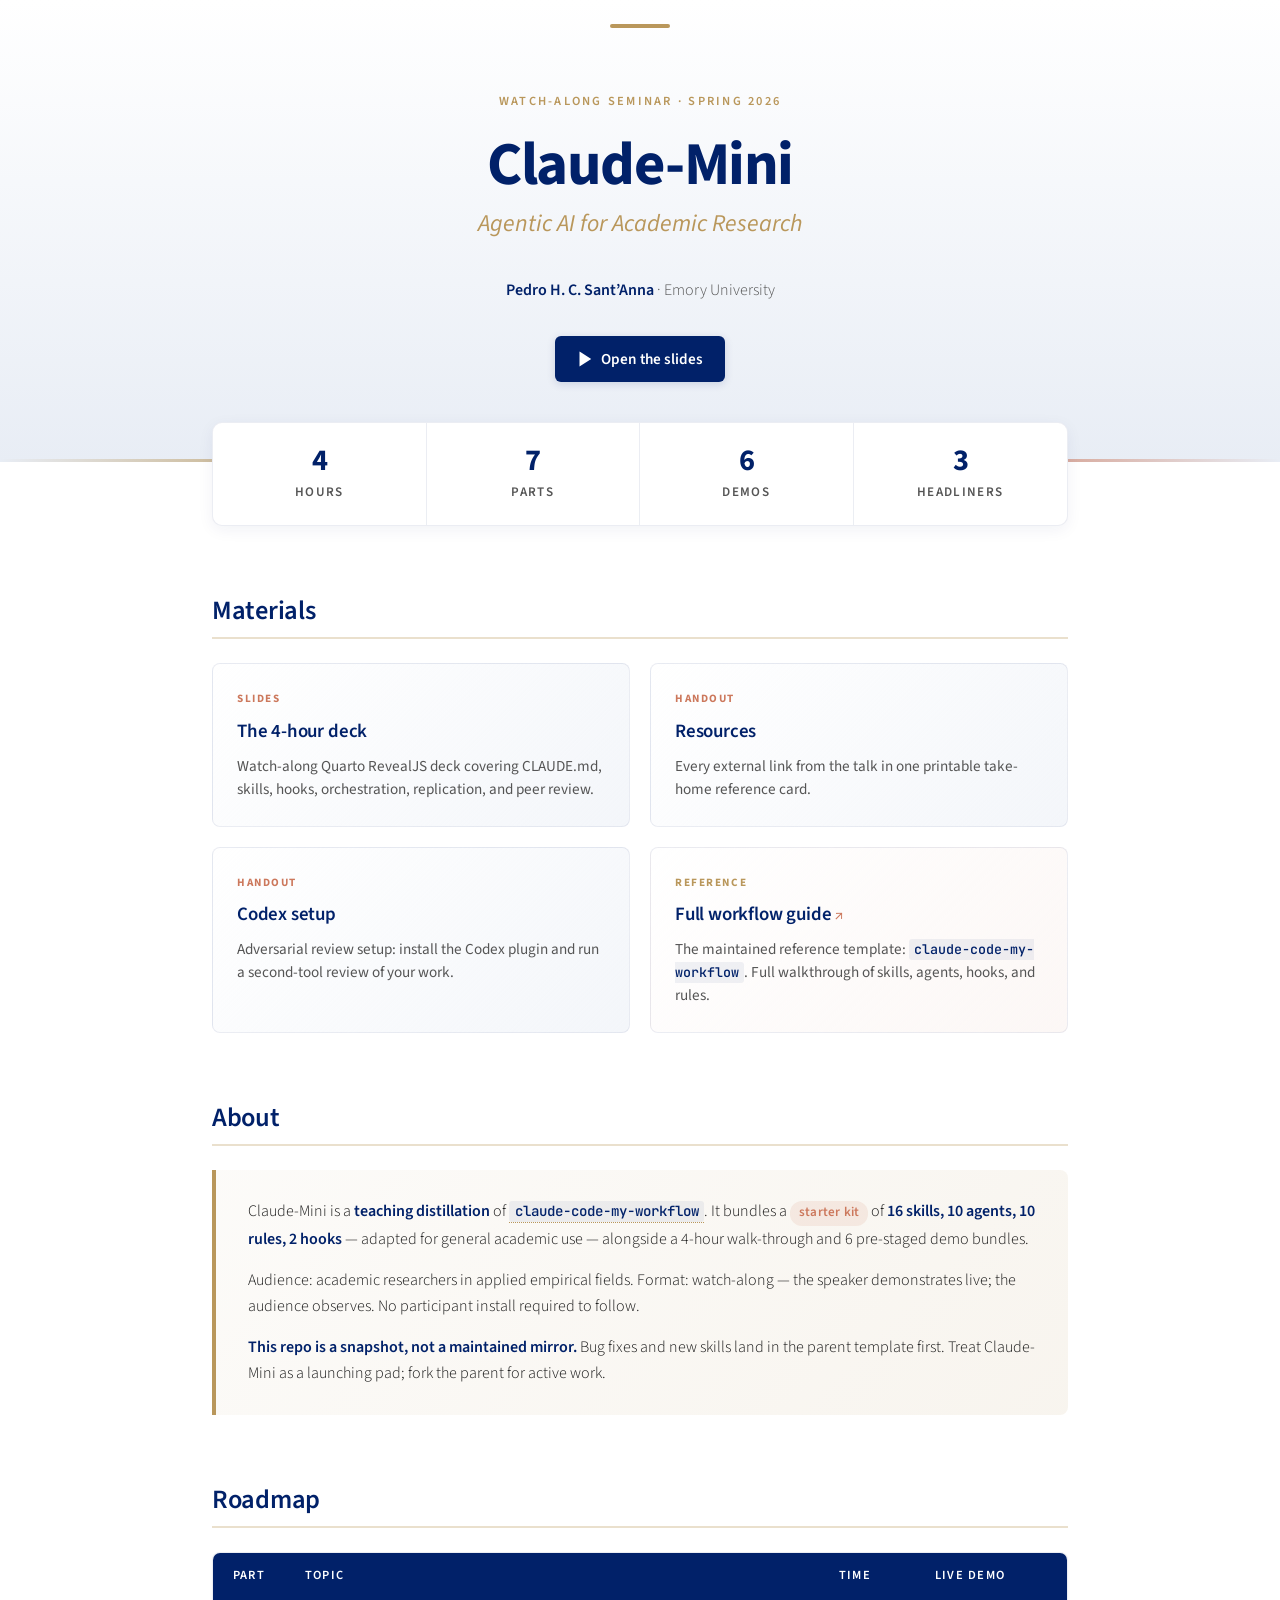
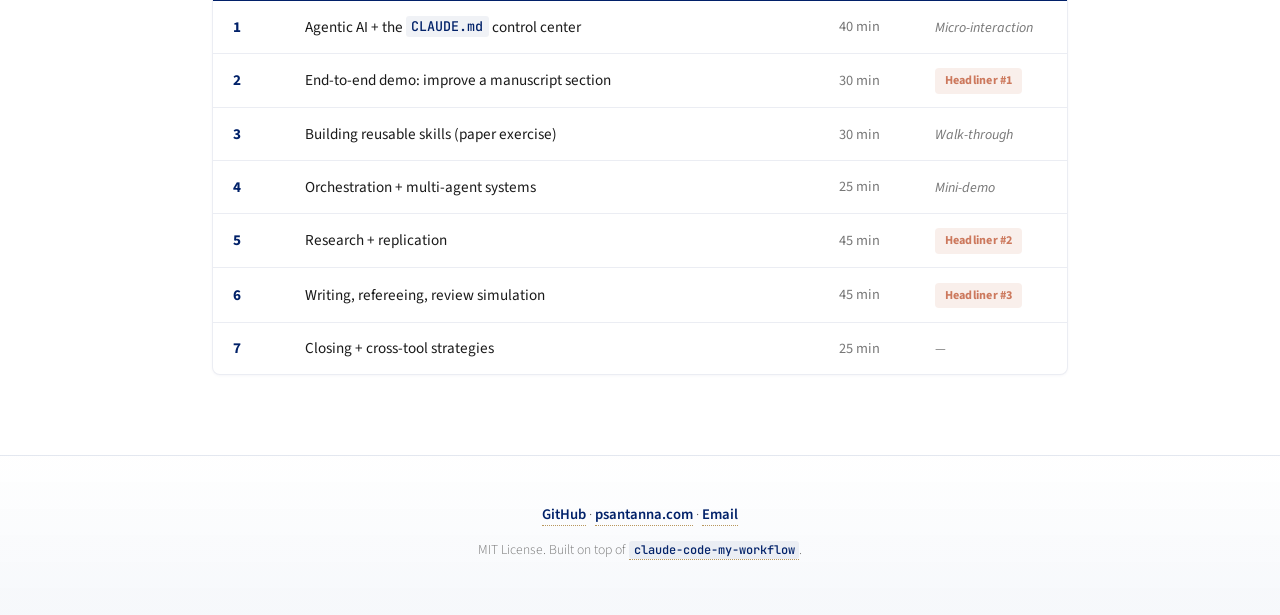
<file: index.html>
<!doctype html>
<html lang="en">
<head>
  <meta charset="utf-8">
  <meta name="viewport" content="width=device-width, initial-scale=1">
  <title>Claude-Mini · Agentic AI for Academic Research</title>
  <meta name="description" content="A 4-hour watch-along seminar on agentic AI for academic research, by Pedro H. C. Sant'Anna.">
  <link rel="preconnect" href="https://fonts.googleapis.com">
  <link rel="preconnect" href="https://fonts.gstatic.com" crossorigin>
  <link href="https://fonts.googleapis.com/css2?family=Source+Sans+Pro:ital,wght@0,300;0,400;0,600;0,700;1,400&family=JetBrains+Mono:wght@400;500&display=swap" rel="stylesheet">
  <style>
    :root {
      /* Match Quarto/claude-mini.scss exactly */
      --emory-blue: #012169;
      --emory-blue-deep: #00143f;
      --emory-blue-light: #E8EDF5;
      --emory-gold: #B9975B;
      --emory-yellow: #F2A900;
      --claude-orange: #cc785c;
      --jet: #1a1a1a;
      --muted: #555555;
      --muted-2: #777777;
      --bg: #ffffff;
      --border: rgba(1, 33, 105, 0.08);
    }
    * { box-sizing: border-box; }
    html { scroll-behavior: smooth; }
    body {
      margin: 0;
      font-family: "Source Sans Pro", "Helvetica Neue", -apple-system, BlinkMacSystemFont, sans-serif;
      background: var(--bg);
      color: var(--jet);
      line-height: 1.6;
      -webkit-font-smoothing: antialiased;
      font-weight: 300;
    }
    a:focus-visible {
      outline: 3px solid var(--emory-yellow);
      outline-offset: 2px;
      border-radius: 3px;
    }

    /* ==== HERO — mirrors the deck's title slide ==== */
    .hero {
      background: linear-gradient(180deg, white 0%, var(--emory-blue-light) 100%);
      padding: 5.5rem 2rem 5rem;
      position: relative;
      overflow: hidden;
      text-align: center;
    }
    .hero::before {
      content: "";
      position: absolute;
      top: 1.5rem; left: 50%;
      transform: translateX(-50%);
      width: 60px;
      height: 4px;
      background: var(--emory-gold);
      border-radius: 2px;
    }
    .hero::after {
      content: "";
      position: absolute;
      bottom: 0; left: 0; right: 0;
      height: 3px;
      background: linear-gradient(90deg,
        transparent 0%,
        var(--emory-gold) 30%,
        var(--claude-orange) 70%,
        transparent 100%);
    }
    .hero-inner {
      max-width: 920px;
      margin: 0 auto;
      position: relative;
      z-index: 1;
    }
    .hero .eyebrow {
      display: inline-block;
      font-size: 0.78rem;
      font-weight: 600;
      letter-spacing: 0.18em;
      text-transform: uppercase;
      color: var(--emory-gold);
      margin: 0 0 1.4rem;
    }
    .hero h1 {
      color: var(--emory-blue);
      font-size: clamp(2.4rem, 6vw, 3.8rem);
      font-weight: 700;
      margin: 0 0 0.4rem;
      letter-spacing: -0.025em;
      line-height: 1.05;
    }
    .hero .subtitle {
      color: var(--emory-gold);
      font-style: italic;
      font-weight: 400;
      font-size: clamp(1.1rem, 2.2vw, 1.5rem);
      margin: 0 0 2.2rem;
    }
    .hero .meta {
      color: var(--muted);
      font-size: 1rem;
      margin: 0;
    }
    .hero .meta strong {
      color: var(--emory-blue);
      font-weight: 600;
    }
    .hero .meta a {
      color: var(--emory-blue);
      text-decoration: none;
      border-bottom: 1px dotted var(--emory-gold);
      transition: border-color 0.2s ease;
    }
    .hero .meta a:hover { border-bottom-color: var(--emory-blue); border-bottom-style: solid; }
    .hero-cta {
      display: inline-flex;
      align-items: center;
      gap: 0.5rem;
      margin-top: 2rem;
      padding: 0.7rem 1.4rem;
      background: var(--emory-blue);
      color: white !important;
      border-radius: 6px;
      font-weight: 600;
      font-size: 0.95rem;
      text-decoration: none;
      border: 0 !important;
      transition: transform 0.15s ease, box-shadow 0.15s ease, background 0.15s ease;
      box-shadow: 0 2px 8px rgba(1, 33, 105, 0.15);
    }
    .hero-cta:hover {
      background: var(--emory-blue-deep);
      transform: translateY(-1px);
      box-shadow: 0 4px 14px rgba(1, 33, 105, 0.25);
    }
    .hero-cta svg { width: 16px; height: 16px; }

    /* ==== STATS STRIP ==== */
    .stats {
      max-width: 920px;
      margin: -2.5rem auto 0;
      padding: 0 2rem;
      position: relative;
      z-index: 2;
    }
    .stats-grid {
      background: white;
      border: 1px solid var(--border);
      border-radius: 10px;
      box-shadow: 0 4px 16px rgba(1, 33, 105, 0.06);
      display: grid;
      grid-template-columns: repeat(4, 1fr);
      overflow: hidden;
    }
    .stat {
      padding: 1.4rem 1rem;
      text-align: center;
      border-right: 1px solid var(--border);
    }
    .stat:last-child { border-right: 0; }
    .stat .num {
      display: block;
      color: var(--emory-blue);
      font-size: 1.9rem;
      font-weight: 700;
      line-height: 1;
      letter-spacing: -0.02em;
    }
    .stat .lbl {
      display: block;
      margin-top: 0.35rem;
      color: var(--muted);
      font-size: 0.82rem;
      text-transform: uppercase;
      letter-spacing: 0.1em;
      font-weight: 600;
    }
    @media (max-width: 540px) {
      .stats-grid { grid-template-columns: repeat(2, 1fr); }
      .stat:nth-child(2) { border-right: 0; }
      .stat:nth-child(1), .stat:nth-child(2) { border-bottom: 1px solid var(--border); }
    }

    /* ==== MAIN ==== */
    main {
      max-width: 920px;
      margin: 0 auto;
      padding: 4rem 2rem 5rem;
    }
    section { margin-bottom: 4rem; }
    section:last-child { margin-bottom: 0; }
    h2 {
      color: var(--emory-blue);
      font-size: 1.65rem;
      font-weight: 600;
      margin: 0 0 1.5rem;
      padding-bottom: 0.3rem;
      letter-spacing: -0.01em;
      border-bottom: 2px solid rgba(185, 151, 91, 0.3);
    }
    h3 {
      color: var(--emory-gold);
      font-style: italic;
      font-weight: 500;
      font-size: 1.05rem;
      margin: 1.5rem 0 0.5rem;
    }
    p { font-weight: 300; }

    /* ==== CARDS — mirrors deck's softbox aesthetic ==== */
    .cards {
      display: grid;
      grid-template-columns: repeat(auto-fit, minmax(280px, 1fr));
      gap: 1.25rem;
    }
    .card {
      background: linear-gradient(135deg, white 0%, rgba(232,237,245,0.5) 100%);
      border: 1px solid var(--border);
      border-radius: 8px;
      padding: 1.6rem 1.5rem;
      text-decoration: none;
      color: var(--jet);
      transition: transform 0.18s ease, box-shadow 0.18s ease, border-color 0.18s ease;
      display: block;
      position: relative;
      overflow: hidden;
    }
    .card::before {
      content: "";
      position: absolute;
      top: 0; left: 0;
      width: 4px;
      height: 100%;
      background: var(--emory-blue);
      opacity: 0;
      transition: opacity 0.2s ease;
    }
    .card:hover {
      transform: translateY(-3px);
      box-shadow: 0 8px 24px rgba(1, 33, 105, 0.10);
      border-color: rgba(1, 33, 105, 0.2);
    }
    .card:hover::before { opacity: 1; }
    .card.external {
      background: linear-gradient(135deg, white 0%, rgba(204, 120, 92, 0.06) 100%);
    }
    .card.external::before { background: var(--claude-orange); }
    .card.external:hover { border-color: rgba(204, 120, 92, 0.3); }
    .card .label {
      font-size: 0.7rem;
      text-transform: uppercase;
      letter-spacing: 0.14em;
      color: var(--claude-orange);
      font-weight: 700;
      margin-bottom: 0.55rem;
    }
    .card.external .label { color: var(--emory-gold); }
    .card h3 {
      margin: 0 0 0.5rem;
      color: var(--emory-blue);
      font-size: 1.18rem;
      font-weight: 600;
      font-style: normal;
      letter-spacing: -0.01em;
    }
    .card p {
      margin: 0;
      color: var(--muted);
      font-size: 0.95rem;
      font-weight: 400;
      line-height: 1.5;
    }
    .card.external h3::after {
      content: " ↗";
      font-size: 0.85em;
      color: var(--claude-orange);
      font-weight: 400;
    }

    /* ==== ABOUT — mirrors deck's softbox ==== */
    .about {
      background: linear-gradient(135deg, rgba(185, 151, 91, 0.04) 0%, rgba(185, 151, 91, 0.10) 100%);
      border-left: 4px solid var(--emory-gold);
      padding: 1.75rem 2rem;
      border-radius: 0 8px 8px 0;
    }
    .about p {
      margin: 0 0 0.9rem;
      color: var(--jet);
      font-weight: 300;
      line-height: 1.65;
    }
    .about p:last-child { margin-bottom: 0; }
    .about strong { color: var(--emory-blue); font-weight: 600; }
    .about a {
      color: var(--emory-blue);
      text-decoration: none;
      border-bottom: 1px dotted var(--emory-gold);
    }
    .about a:hover { border-bottom-style: solid; }
    .pill {
      display: inline-block;
      background: rgba(204, 120, 92, 0.12);
      color: var(--claude-orange);
      padding: 0.15em 0.65em;
      border-radius: 12px;
      font-size: 0.82em;
      font-weight: 600;
      letter-spacing: 0.02em;
    }
    code {
      font-family: "JetBrains Mono", monospace;
      background: rgba(1, 33, 105, 0.06);
      color: var(--emory-blue);
      padding: 0.1em 0.4em;
      border-radius: 3px;
      font-size: 0.88em;
      font-weight: 500;
    }

    /* ==== ROADMAP ==== */
    .roadmap {
      background: white;
      border: 1px solid var(--border);
      border-radius: 8px;
      overflow: hidden;
      box-shadow: 0 1px 3px rgba(1, 33, 105, 0.04);
    }
    .roadmap table {
      width: 100%;
      border-collapse: collapse;
      font-size: 0.95rem;
    }
    .roadmap th {
      background: var(--emory-blue);
      color: white;
      text-align: left;
      padding: 0.85rem 1.25rem;
      font-weight: 600;
      font-size: 0.78rem;
      text-transform: uppercase;
      letter-spacing: 0.1em;
    }
    .roadmap td {
      padding: 0.85rem 1.25rem;
      border-top: 1px solid var(--border);
      vertical-align: middle;
      font-weight: 400;
    }
    .roadmap td:first-child {
      font-weight: 700;
      color: var(--emory-blue);
      width: 4rem;
    }
    .roadmap td:nth-child(3) {
      color: var(--muted-2);
      font-variant-numeric: tabular-nums;
      width: 6rem;
      font-size: 0.9rem;
    }
    .roadmap td:nth-child(4) { width: 9.5rem; }
    .roadmap tr:hover td { background: rgba(232, 237, 245, 0.5); }
    .roadmap .demo-pill {
      display: inline-block;
      font-size: 0.76rem;
      font-weight: 700;
      padding: 0.18rem 0.6rem;
      border-radius: 4px;
      background: rgba(204, 120, 92, 0.12);
      color: var(--claude-orange);
      letter-spacing: 0.02em;
    }
    .roadmap .demo-none {
      color: var(--muted-2);
      font-size: 0.88rem;
      font-style: italic;
    }

    /* ==== FOOTER ==== */
    footer {
      border-top: 1px solid var(--border);
      padding: 2.5rem 2rem 3rem;
      text-align: center;
      color: var(--muted);
      font-size: 0.92rem;
      background: linear-gradient(180deg, white 0%, rgba(232, 237, 245, 0.4) 100%);
      font-weight: 400;
    }
    footer a {
      color: var(--emory-blue);
      text-decoration: none;
      border-bottom: 1px dotted var(--emory-gold);
      font-weight: 600;
    }
    footer a:hover { border-bottom-style: solid; }
    footer p { margin: 0.4rem 0; }
    footer .footer-meta { font-size: 0.85rem; color: var(--muted-2); margin-top: 0.8rem; }

    @media (max-width: 540px) {
      .hero { padding: 4rem 1.5rem 4rem; }
      main { padding: 3rem 1.5rem 4rem; }
      .stats { padding: 0 1.5rem; }
      h2 { font-size: 1.35rem; }
    }
  </style>
</head>
<body>

<header class="hero">
  <div class="hero-inner">
    <span class="eyebrow">Watch-Along Seminar · Spring 2026</span>
    <h1>Claude-Mini</h1>
    <p class="subtitle">Agentic AI for Academic Research</p>
    <p class="meta">
      <strong>Pedro H. C. Sant&rsquo;Anna</strong> · Emory University
    </p>
    <a class="hero-cta" href="Quarto/claude-mini.html">
      <svg viewBox="0 0 24 24" fill="none" stroke="currentColor" stroke-width="2.5" aria-hidden="true">
        <polygon points="5 3 19 12 5 21 5 3" fill="currentColor"></polygon>
      </svg>
      Open the slides
    </a>
  </div>
</header>

<div class="stats">
  <div class="stats-grid">
    <div class="stat"><span class="num">4</span><span class="lbl">Hours</span></div>
    <div class="stat"><span class="num">7</span><span class="lbl">Parts</span></div>
    <div class="stat"><span class="num">6</span><span class="lbl">Demos</span></div>
    <div class="stat"><span class="num">3</span><span class="lbl">Headliners</span></div>
  </div>
</div>

<main>

  <section>
    <h2>Materials</h2>
    <div class="cards">
      <a class="card" href="Quarto/claude-mini.html">
        <div class="label">Slides</div>
        <h3>The 4-hour deck</h3>
        <p>Watch-along Quarto RevealJS deck covering CLAUDE.md, skills, hooks, orchestration, replication, and peer review.</p>
      </a>
      <a class="card" href="handouts/resources.html">
        <div class="label">Handout</div>
        <h3>Resources</h3>
        <p>Every external link from the talk in one printable take-home reference card.</p>
      </a>
      <a class="card" href="handouts/codex-setup.html">
        <div class="label">Handout</div>
        <h3>Codex setup</h3>
        <p>Adversarial review setup: install the Codex plugin and run a second-tool review of your work.</p>
      </a>
      <a class="card external" href="https://psantanna.com/claude-code-my-workflow/">
        <div class="label">Reference</div>
        <h3>Full workflow guide</h3>
        <p>The maintained reference template: <code>claude-code-my-workflow</code>. Full walkthrough of skills, agents, hooks, and rules.</p>
      </a>
    </div>
  </section>

  <section>
    <h2>About</h2>
    <div class="about">
      <p>Claude-Mini is a <strong>teaching distillation</strong> of <a href="https://github.com/pedrohcgs/claude-code-my-workflow"><code>claude-code-my-workflow</code></a>. It bundles a <span class="pill">starter kit</span> of <strong>16 skills, 10 agents, 10 rules, 2 hooks</strong> &mdash; adapted for general academic use &mdash; alongside a 4-hour walk-through and 6 pre-staged demo bundles.</p>
      <p>Audience: academic researchers in applied empirical fields. Format: watch-along &mdash; the speaker demonstrates live; the audience observes. No participant install required to follow.</p>
      <p><strong>This repo is a snapshot, not a maintained mirror.</strong> Bug fixes and new skills land in the parent template first. Treat Claude-Mini as a launching pad; fork the parent for active work.</p>
    </div>
  </section>

  <section>
    <h2>Roadmap</h2>
    <div class="roadmap">
      <table>
        <thead>
          <tr><th>Part</th><th>Topic</th><th>Time</th><th>Live demo</th></tr>
        </thead>
        <tbody>
          <tr><td>1</td><td>Agentic AI + the <code>CLAUDE.md</code> control center</td><td>40 min</td><td><span class="demo-none">Micro-interaction</span></td></tr>
          <tr><td>2</td><td>End-to-end demo: improve a manuscript section</td><td>30 min</td><td><span class="demo-pill">Headliner #1</span></td></tr>
          <tr><td>3</td><td>Building reusable skills (paper exercise)</td><td>30 min</td><td><span class="demo-none">Walk-through</span></td></tr>
          <tr><td>4</td><td>Orchestration + multi-agent systems</td><td>25 min</td><td><span class="demo-none">Mini-demo</span></td></tr>
          <tr><td>5</td><td>Research + replication</td><td>45 min</td><td><span class="demo-pill">Headliner #2</span></td></tr>
          <tr><td>6</td><td>Writing, refereeing, review simulation</td><td>45 min</td><td><span class="demo-pill">Headliner #3</span></td></tr>
          <tr><td>7</td><td>Closing + cross-tool strategies</td><td>25 min</td><td><span class="demo-none">&mdash;</span></td></tr>
        </tbody>
      </table>
    </div>
  </section>

</main>

<footer>
  <p>
    <a href="https://github.com/pedrohcgs/Claude-Mini">GitHub</a> ·
    <a href="https://psantanna.com">psantanna.com</a> ·
    <a href="mailto:pedro.santanna@emory.edu">Email</a>
  </p>
  <p class="footer-meta">MIT License. Built on top of <a href="https://github.com/pedrohcgs/claude-code-my-workflow"><code>claude-code-my-workflow</code></a>.</p>
</footer>

</body>
</html>
</file>
